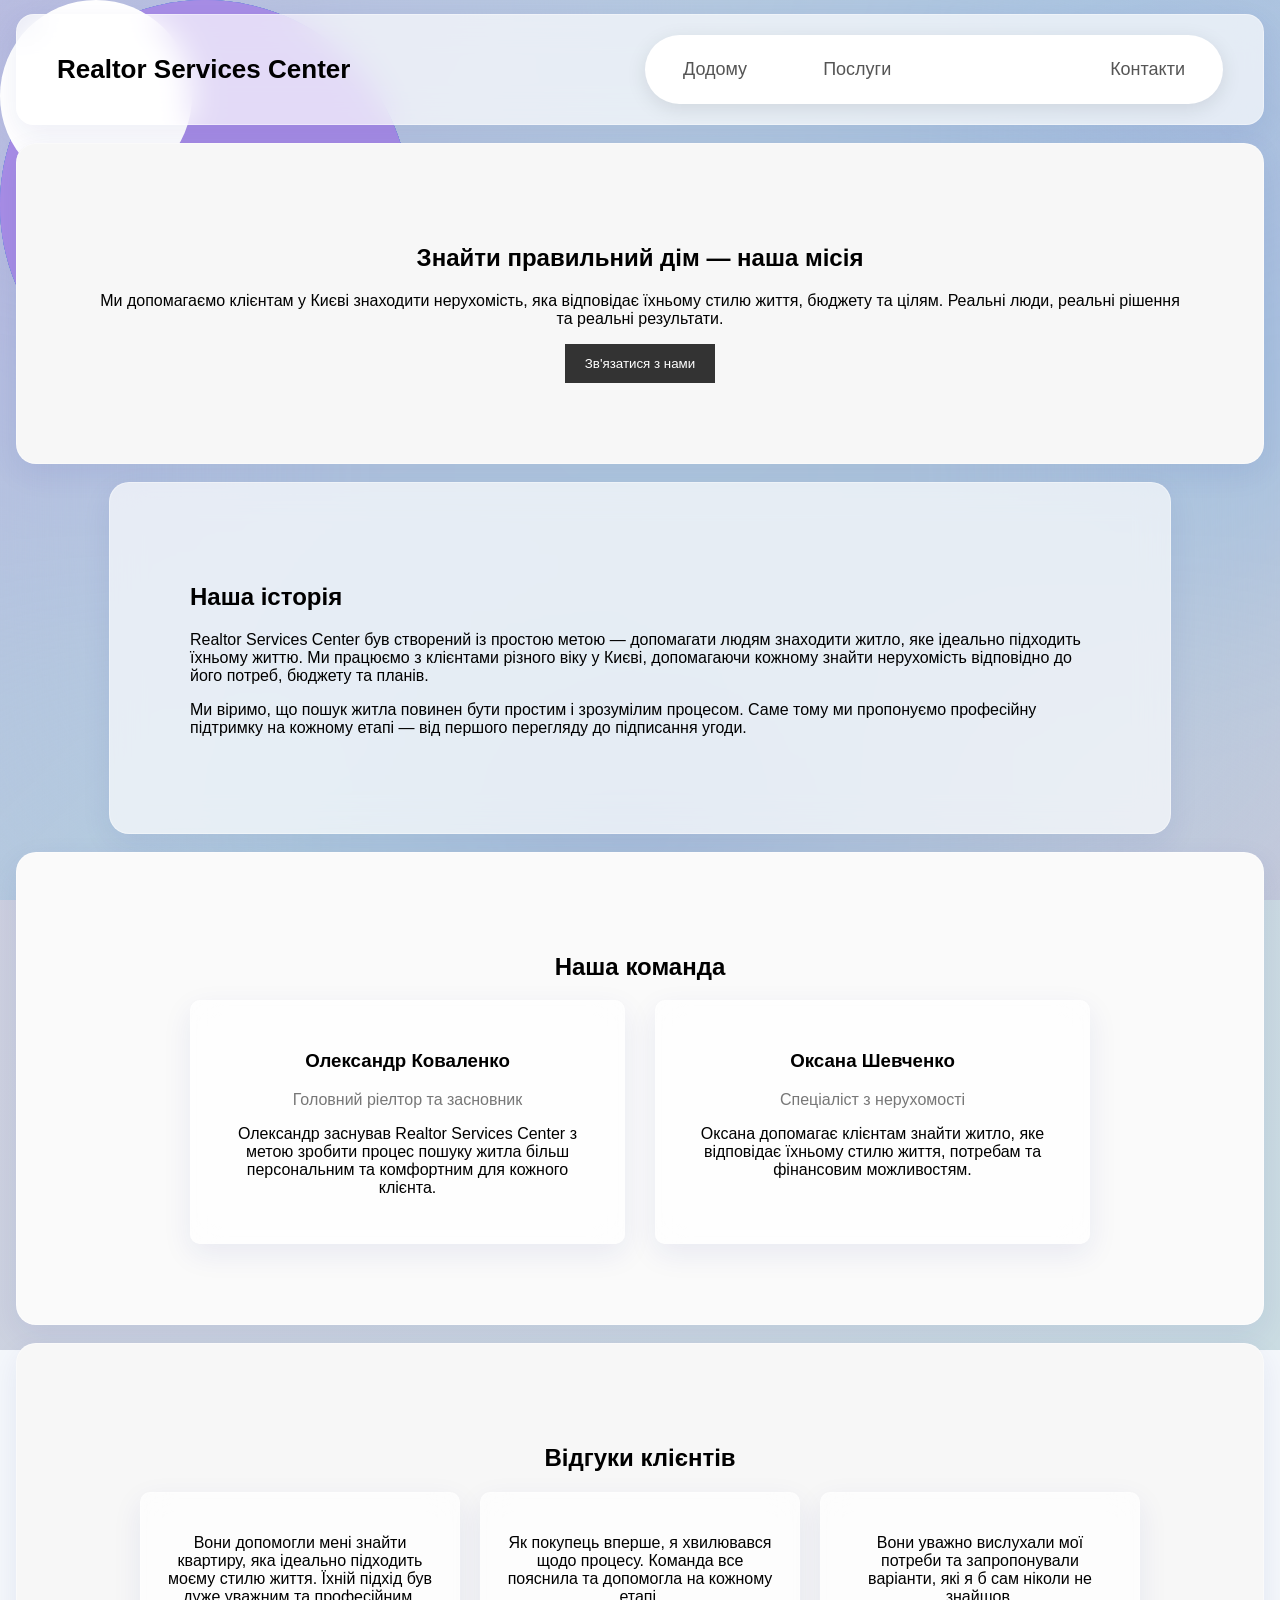
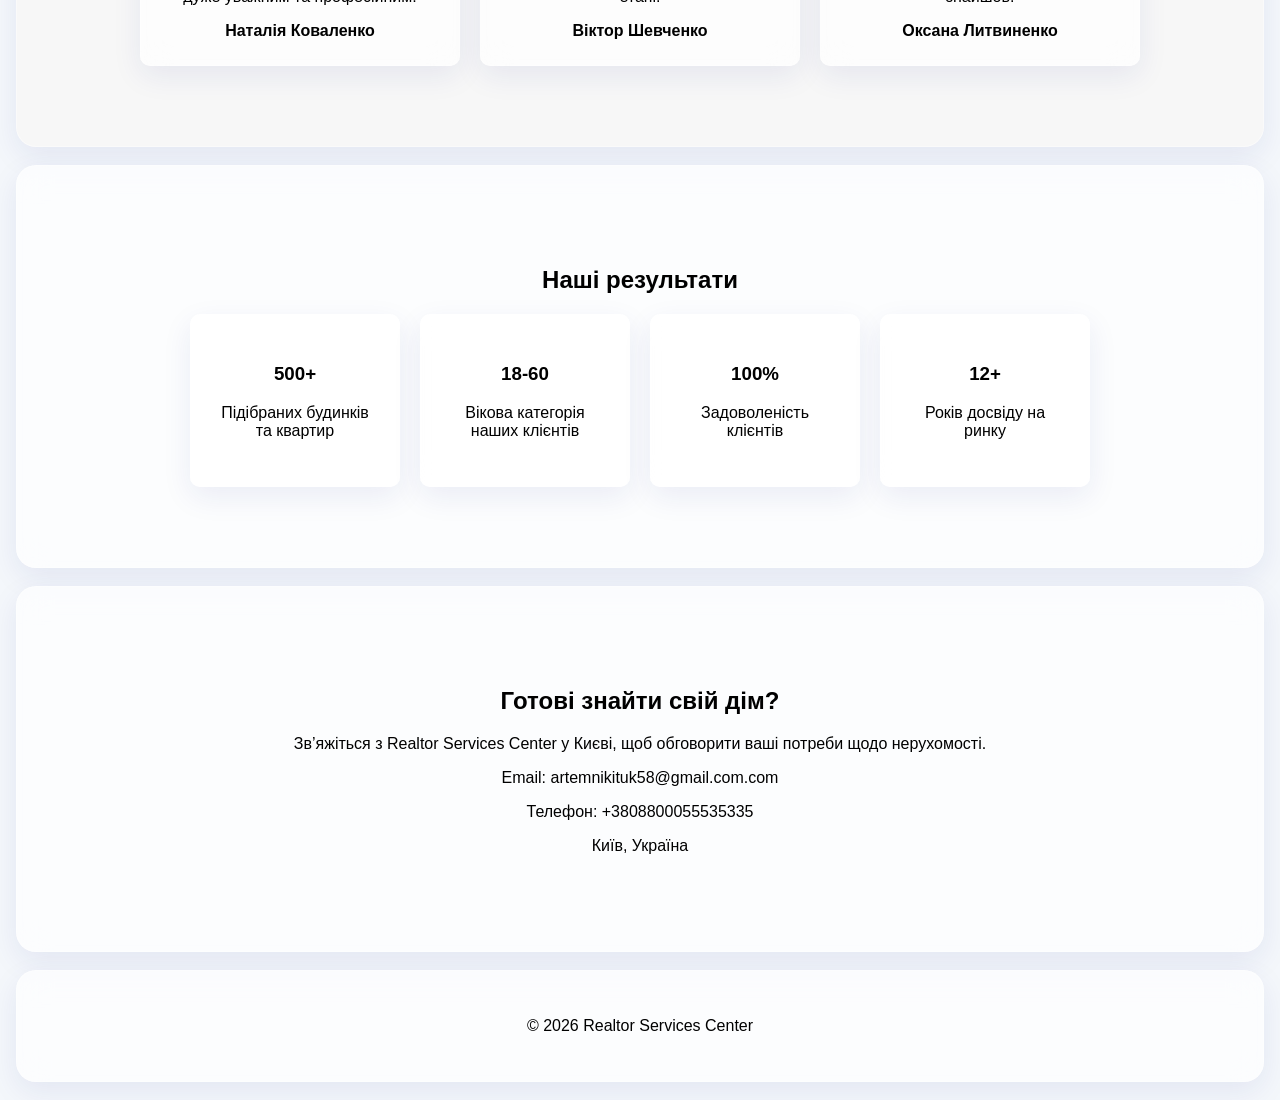
<file: about.html>
<!DOCTYPE html>
<html lang="uk">

<head>
<meta charset="UTF-8">
<title>Про нас - Realtor Services Center</title>
<link rel="stylesheet" href="style.css">
</head>

<body>

  
  <div class="bg-effects">
  <div class="bg-gradient"></div>
  <div class="bg-mesh bg-mesh-1"></div>
  <div class="bg-mesh bg-mesh-2"></div>
  <div class="bg-mesh bg-mesh-3"></div>
  <div class="particles" id="particles"></div>
</div>

<div class="bouncing-blobs-container">

  <div class="bouncing-blobs-glass"></div>

  <div class="bouncing-blobs">

    <div class="bouncing-blob bouncing-blob--blue"></div>
    <div class="bouncing-blob bouncing-blob--blue"></div>
    <div class="bouncing-blob bouncing-blob--blue"></div>

    <div class="bouncing-blob bouncing-blob--white"></div>

    <div class="bouncing-blob bouncing-blob--purple"></div>
    <div class="bouncing-blob bouncing-blob--purple"></div>

    <div class="bouncing-blob bouncing-blob--pink"></div>

  </div>

</div>



<header>

<div class="logo">Realtor Services Center</div>

<nav class="tabs">
  <div class="selector"></div>
  <a href="index.html" class="tab-link">Додому</a>
  <a href="services.html" class="tab-link">Послуги</a>
  <a href="about.html" class="tab-link active">Про нас</a>
  <a href="contact.html" class="tab-link">Контакти</a>
</nav>

</header>


<section class="about-hero">

<h1>Знайти правильний дім — наша місія</h1>

<p>
Ми допомагаємо клієнтам у Києві знаходити нерухомість, яка відповідає їхньому стилю життя, бюджету та цілям.
Реальні люди, реальні рішення та реальні результати.
</p>

<button onclick="location.href='contact.html'">
Зв'язатися з нами
</button>

</section>



<section class="story">

<h2>Наша історія</h2>

<p>
Realtor Services Center був створений із простою метою — допомагати людям знаходити житло,
яке ідеально підходить їхньому життю. Ми працюємо з клієнтами різного віку у Києві,
допомагаючи кожному знайти нерухомість відповідно до його потреб, бюджету та планів.
</p>

<p>
Ми віримо, що пошук житла повинен бути простим і зрозумілим процесом.
Саме тому ми пропонуємо професійну підтримку на кожному етапі — від першого перегляду до підписання угоди.
</p>

</section>



<section class="team">

<h2>Наша команда</h2>

<div class="team-grid">

<div class="team-card">

<h3>Олександр Коваленко</h3>

<p class="position">Головний ріелтор та засновник</p>

<p>
Олександр заснував Realtor Services Center з метою зробити процес пошуку житла
більш персональним та комфортним для кожного клієнта.
</p>

</div>


<div class="team-card">

<h3>Оксана Шевченко</h3>

<p class="position">Спеціаліст з нерухомості</p>

<p>
Оксана допомагає клієнтам знайти житло, яке відповідає їхньому стилю життя,
потребам та фінансовим можливостям.
</p>

</div>

</div>

</section>



<section class="reviews">

<h2>Відгуки клієнтів</h2>

<div class="reviews-grid">

<div class="review-card">

<p>
Вони допомогли мені знайти квартиру, яка ідеально підходить моєму стилю життя.
Їхній підхід був дуже уважним та професійним.
</p>

<b>Наталія Коваленко</b>

</div>


<div class="review-card">

<p>
Як покупець вперше, я хвилювався щодо процесу.
Команда все пояснила та допомогла на кожному етапі.
</p>

<b>Віктор Шевченко</b>

</div>


<div class="review-card">

<p>
Вони уважно вислухали мої потреби та запропонували варіанти,
які я б сам ніколи не знайшов.
</p>

<b>Оксана Литвиненко</b>

</div>

</div>

</section>



<section class="stats">

<h2>Наші результати</h2>

<div class="stats-grid">

<div class="stat">

<h3>500+</h3>
<p>Підібраних будинків та квартир</p>

</div>


<div class="stat">

<h3>18-60</h3>
<p>Вікова категорія наших клієнтів</p>

</div>


<div class="stat">

<h3>100%</h3>
<p>Задоволеність клієнтів</p>

</div>


<div class="stat">

<h3>12+</h3>
<p>Років досвіду на ринку</p>

</div>

</div>

</section>



<section class="contact-info">

<h2>Готові знайти свій дім?</h2>

<p>
Зв’яжіться з Realtor Services Center у Києві,
щоб обговорити ваші потреби щодо нерухомості.
</p>

<p>Email: artemnikituk58@gmail.com.com</p>
<p>Телефон: +3808800055535335</p>
<p>Київ, Україна</p>

</section>



<footer>

<p>© 2026 Realtor Services Center</p>

</footer>

</body>

</html>
</file>
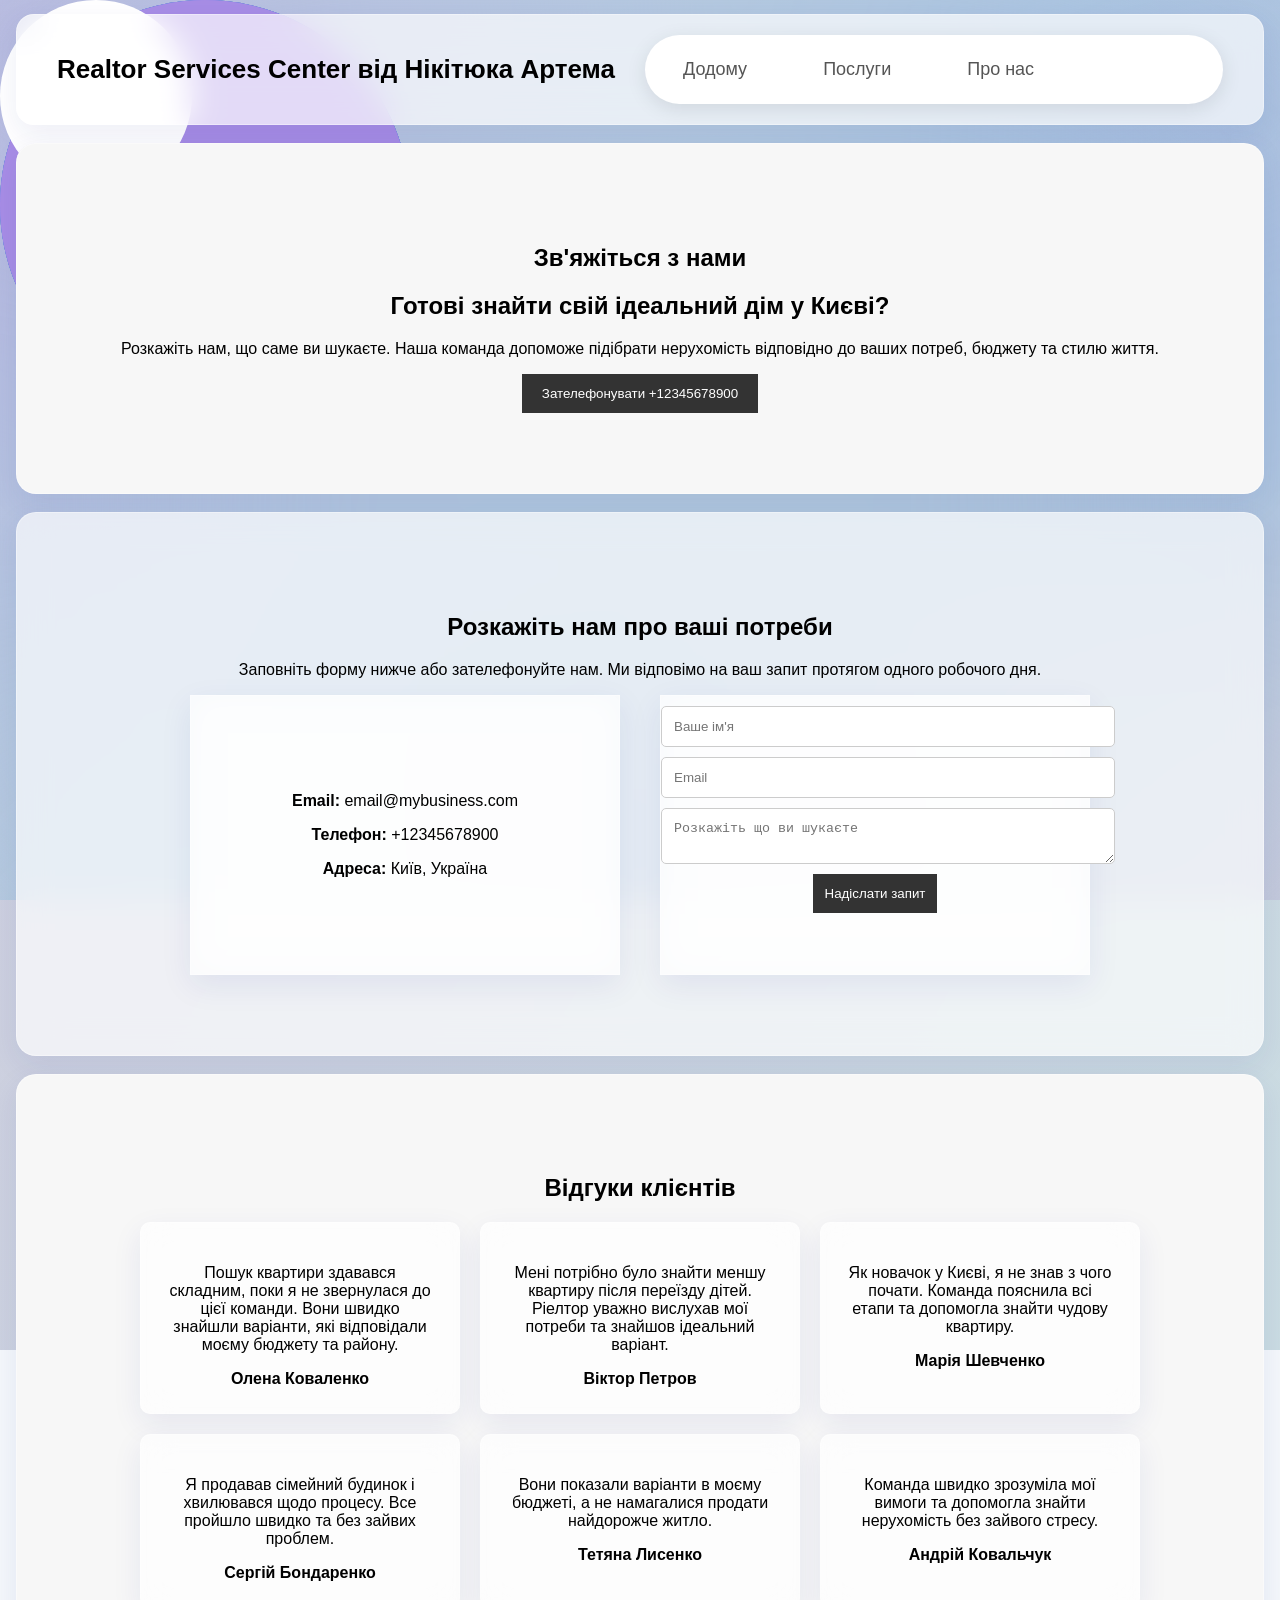
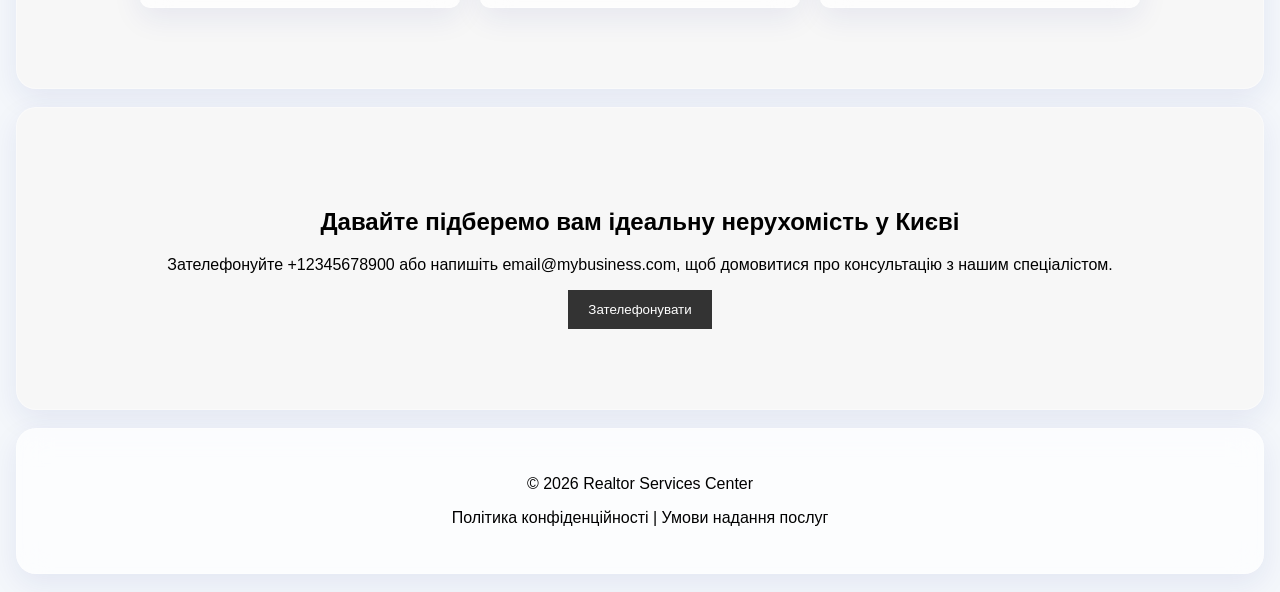
<file: contact.html>
<!DOCTYPE html>
<html lang="uk">

<head>
<meta charset="UTF-8">
<title>Контакти - Realtor Services Center</title>
<link rel="stylesheet" href="style.css">
</head>

<body>
  
  <div class="bg-effects">
  <div class="bg-gradient"></div>
  <div class="bg-mesh bg-mesh-1"></div>
  <div class="bg-mesh bg-mesh-2"></div>
  <div class="bg-mesh bg-mesh-3"></div>
  <div class="particles" id="particles"></div>
</div>

<div class="bouncing-blobs-container">

  <div class="bouncing-blobs-glass"></div>

  <div class="bouncing-blobs">

    <div class="bouncing-blob bouncing-blob--blue"></div>
    <div class="bouncing-blob bouncing-blob--blue"></div>
    <div class="bouncing-blob bouncing-blob--blue"></div>

    <div class="bouncing-blob bouncing-blob--white"></div>

    <div class="bouncing-blob bouncing-blob--purple"></div>
    <div class="bouncing-blob bouncing-blob--purple"></div>

    <div class="bouncing-blob bouncing-blob--pink"></div>

  </div>

</div>


<header>

<div class="logo">Realtor Services Center від Нікітюка Артема</div>

<nav class="tabs">
  <div class="selector"></div>
  <a href="index.html" class="tab-link">Додому</a>
  <a href="services.html" class="tab-link">Послуги</a>
  <a href="about.html" class="tab-link">Про нас</a>
  <a href="contact.html" class="tab-link active">Контакти</a>
</nav>

</header>


<section class="contact-hero">

<h1>Зв'яжіться з нами</h1>

<h2>Готові знайти свій ідеальний дім у Києві?</h2>

<p>
Розкажіть нам, що саме ви шукаєте. Наша команда допоможе
підібрати нерухомість відповідно до ваших потреб, бюджету та стилю життя.
</p>

<button onclick="window.location.href='tel:+12345678900'">
Зателефонувати +12345678900
</button>

</section>



<section class="contact-form-section">

<h2>Розкажіть нам про ваші потреби</h2>

<p>
Заповніть форму нижче або зателефонуйте нам.
Ми відповімо на ваш запит протягом одного робочого дня.
</p>

<div class="contact-grid">

<div class="contact-info">

<p><b>Email:</b> email@mybusiness.com</p>

<p><b>Телефон:</b> +12345678900</p>

<p><b>Адреса:</b> Київ, Україна</p>

</div>


<form class="contact-form">

<input type="text" placeholder="Ваше ім'я" required>

<input type="email" placeholder="Email" required>

<textarea placeholder="Розкажіть що ви шукаєте"></textarea>

<button type="submit">Надіслати запит</button>

</form>

</div>

</section>



<section class="reviews">

<h2>Відгуки клієнтів</h2>

<div class="reviews-grid">


<div class="review-card">

<p>
Пошук квартири здавався складним, поки я не звернулася до цієї команди.
Вони швидко знайшли варіанти, які відповідали моєму бюджету та району.
</p>

<b>Олена Коваленко</b>

</div>


<div class="review-card">

<p>
Мені потрібно було знайти меншу квартиру після переїзду дітей.
Ріелтор уважно вислухав мої потреби та знайшов ідеальний варіант.
</p>

<b>Віктор Петров</b>

</div>


<div class="review-card">

<p>
Як новачок у Києві, я не знав з чого почати.
Команда пояснила всі етапи та допомогла знайти чудову квартиру.
</p>

<b>Марія Шевченко</b>

</div>


<div class="review-card">

<p>
Я продавав сімейний будинок і хвилювався щодо процесу.
Все пройшло швидко та без зайвих проблем.
</p>

<b>Сергій Бондаренко</b>

</div>


<div class="review-card">

<p>
Вони показали варіанти в моєму бюджеті,
а не намагалися продати найдорожче житло.
</p>

<b>Тетяна Лисенко</b>

</div>


<div class="review-card">

<p>
Команда швидко зрозуміла мої вимоги та допомогла
знайти нерухомість без зайвого стресу.
</p>

<b>Андрій Ковальчук</b>

</div>


</div>

</section>



<section class="cta">

<h2>Давайте підберемо вам ідеальну нерухомість у Києві</h2>

<p>
Зателефонуйте +12345678900 або напишіть email@mybusiness.com,
щоб домовитися про консультацію з нашим спеціалістом.
</p>

<button onclick="window.location.href='tel:+12345678900'">
Зателефонувати
</button>

</section>



<footer>

<p>© 2026 Realtor Services Center</p>

<p>Політика конфіденційності | Умови надання послуг</p>

</footer>

</body>

</html>
</file>
<file: style.css>
body{
font-family:Arial;
margin:0;
background:#f5f5f5;
}

header{
display:flex;
justify-content:space-between;
padding:20px 40px;
background:white;
}

nav a{
margin:10px;
text-decoration:none;
color:#333;
}

.hero{
display:flex;
padding:80px;
gap:40px;
}

.hero-text{
flex:1;
}

.hero-image img{
width:500px;
border-radius:10px;
}

.cards{
padding:80px;
}

.grid{
display:grid;
grid-template-columns:repeat(3,1fr);
gap:20px;
}

.card{
background:white;
padding:20px;
border-radius:10px;
box-shadow:0 10px 20px rgba(0,0,0,0.1);
}

.card img{
width:100%;
border-radius:10px;
}

.page{
padding:80px;
}

input,textarea{
display:block;
width:100%;
margin:10px 0;
padding:10px;
}

button{
background:#333;
color:white;
border:none;
padding:12px 20px;
cursor:pointer;
}

footer{
text-align:center;
padding:30px;
}

.home-info{
padding:80px;
text-align:center;
}

.subtitle{
color:#666;
margin-bottom:40px;
}

.info-grid{
display:grid;
grid-template-columns:repeat(2,1fr);
gap:30px;
max-width:1000px;
margin:auto;
}

.info-card{
background:white;
padding:30px;
border-radius:10px;
box-shadow:0 10px 20px rgba(0,0,0,0.08);
text-align:left;
}

.reviews{
padding:80px;
background:#f7f7f7;
text-align:center;
}

.reviews-grid{
display:grid;
grid-template-columns:repeat(3,1fr);
gap:20px;
max-width:1000px;
margin:auto;
}

.review-card{
background:white;
padding:25px;
border-radius:10px;
box-shadow:0 10px 20px rgba(0,0,0,0.1);
}

.about-hero{
padding:80px;
text-align:center;
background:#f7f7f7;
}

.story{
padding:80px;
max-width:900px;
margin:auto;
}

.team{
padding:80px;
background:#fafafa;
text-align:center;
}

.team-grid{
display:grid;
grid-template-columns:repeat(2,1fr);
gap:30px;
max-width:900px;
margin:auto;
}

.team-card{
background:white;
padding:30px;
border-radius:10px;
box-shadow:0 10px 20px rgba(0,0,0,0.08);
}

.position{
color:#777;
margin-bottom:10px;
}

.stats{
padding:80px;
text-align:center;
}

.stats-grid{
display:grid;
grid-template-columns:repeat(4,1fr);
gap:20px;
max-width:900px;
margin:auto;
}

.stat{
background:white;
padding:30px;
border-radius:10px;
box-shadow:0 10px 20px rgba(0,0,0,0.08);
}

.contact-info{
padding:80px;
text-align:center;
background:#f7f7f7;
}

.contact-hero{
padding:80px;
text-align:center;
background:#f7f7f7;
}

.contact-form-section{
padding:80px;
text-align:center;
}

.contact-grid{
display:grid;
grid-template-columns:1fr 1fr;
gap:40px;
max-width:900px;
margin:auto;
}

.contact-form input,
.contact-form textarea{
width:100%;
padding:12px;
margin:10px 0;
border:1px solid #ccc;
border-radius:5px;
}

.contact-form button{
padding:12px;
background:#333;
color:white;
border:none;
cursor:pointer;
}

.cta{
padding:80px;
text-align:center;
background:#f7f7f7;
}

.animated-btn{
position:relative;
font-family:sans-serif;
background-color:#f0f0f0;
border:0;
color:#242424;
border-radius:0.5em;
font-size:1.3rem;
padding:0.6em 1.6em;
font-weight:600;

text-shadow:0 1px 0 #fff;

box-shadow:
inset 0 1px 0 0 #f4f4f4,
0 1px 0 0 #efefef,
0 2px 0 0 #ececec,
0 4px 0 0 #e0e0e0,
0 5px 0 0 #dedede,
0 6px 0 0 #dcdcdc,
0 7px 0 0 #cacaca,
0 7px 8px 0 #cecece;

transition:0.25s ease;

cursor:pointer;
}


.animated-btn:hover,
.animated-btn:active{

transform:translateY(4px);

box-shadow:
inset 0 1px 0 0 #f4f4f4,
0 1px 0 0 #efefef,
0 1px 0 0 #ececec,
0 2px 0 0 #e0e0e0,
0 2px 0 0 #dedede,
0 3px 0 0 #dcdcdc,
0 4px 0 0 #cacaca,
0 4px 6px 0 #cecece;

}


.animated-btn::after{

position:absolute;
content:"";
display:block;
width:100%;
height:calc(100% + 6px);

top:0;
left:0;

background:transparent;

transition:height 0.25s ease;

}


.animated-btn:hover::after{
height:calc(100% + 4px);
}

/* LIQUID BACKGROUND */

.bouncing-blob{
width:32vw;
aspect-ratio:1;
border-radius:50%;
position:absolute;
top:0;
left:0;
will-change:transform;
z-index:1;
}

.bouncing-blob--blue{
background:#4783c7;
}

.bouncing-blob--white{
background:#ffffff;
z-index:2;
width:15vw;
}

.bouncing-blob--purple{
background:#8c8ff1;
}

.bouncing-blob--pink{
background:#e289cd50;
}

.bouncing-blobs-container{
position:fixed;
top:0;
left:0;
width:100%;
height:100%;
z-index:-1;
}

.bouncing-blobs{
position:absolute;
top:0;
left:0;
width:100%;
height:100%;
}

.bouncing-blobs-glass{
position:absolute;
top:0;
left:0;
width:100%;
height:100%;
backdrop-filter:blur(140px);
pointer-events:none;
}

/* ANIMATED SERVICE CARDS */

.animated-cards{
display:flex;
justify-content:center;
align-items:center;
flex-wrap:wrap;
gap:100px 50px;
padding-top:60px;
}

.animated-cards .card{
position:relative;
display:flex;
justify-content:center;
align-items:flex-start;
width:350px;
height:300px;

background:#fff;

border-radius:20px;

transition:0.5s;

box-shadow:0 35px 80px rgba(0,0,0,0.15);
}

.animated-cards .card:hover{
height:400px;
}

.animated-cards .img-box{
position:absolute;

top:20px;

width:300px;
height:220px;

border-radius:12px;

overflow:hidden;

transition:0.5s;
}

.animated-cards .card:hover .img-box{

top:-100px;

transform:scale(0.75);

box-shadow:0 15px 45px rgba(0,0,0,0.2);

}

.animated-cards .img-box img{
width:100%;
height:100%;
object-fit:cover;
}

.animated-cards .content{

position:absolute;

top:252px;

width:100%;

height:35px;

padding:0 30px;

text-align:center;

overflow:hidden;

transition:0.5s;

}

.animated-cards .card:hover .content{

top:130px;

height:250px;

}

.animated-cards .content h2{

font-size:1.5rem;

font-weight:700;

color:var(--clr);

}

.animated-cards .content p{

color:#333;

margin-top:10px;

}

.animated-cards .content a{

display:inline-block;

margin-top:15px;

padding:10px 25px;

text-decoration:none;

background:var(--clr);

color:#fff;

border-radius:6px;

}

.animated-cards .content a:hover{

opacity:0.8;

}

.login-btn{
background:none;
border:none;
cursor:pointer;
font-size:30px;
color:#333;
transition:0.3s;
}

.login-btn:hover{
transform:scale(1.2);
color:#6a5cff;
}

.login-modal{

position:fixed;

top:0;
left:0;

width:100%;
height:100%;

background:rgba(0,0,0,0.5);

display:none;

justify-content:center;
align-items:center;

z-index:9999;

}

.login-container{

background:rgba(255,255,255,0.95);

backdrop-filter:blur(10px);

width:350px;

border-radius:15px;

padding:30px;

box-shadow:0 20px 60px rgba(0,0,0,0.3);

position:relative;

animation:loginOpen 0.4s ease;

}

@keyframes loginOpen{

from{
transform:scale(0.7);
opacity:0;
}

to{
transform:scale(1);
opacity:1;
}

}

.login-tabs{

display:flex;

margin-bottom:20px;

}

.tab{

flex:1;

padding:10px;

border:none;

background:none;

cursor:pointer;

font-weight:600;

}

.tab.active{

color:#6a5cff;

border-bottom:2px solid #6a5cff;

}

.form-area form{

display:flex;

flex-direction:column;

gap:10px;

}

#registerForm{

display:none;

}

.form-area input{

padding:12px;

border:1px solid #ddd;

border-radius:6px;

}

.submit-btn{

background:#6a5cff;

border:none;

color:white;

padding:12px;

border-radius:6px;

cursor:pointer;

transition:0.3s;

}

.submit-btn:hover{

background:#5748d4;

}

.close-btn{

position:absolute;

top:10px;
right:10px;

border:none;

background:none;

font-size:18px;

cursor:pointer;

}

.smart-tools{
padding:80px;
text-align:center;
}

.tool-box{
display:grid;
grid-template-columns:repeat(3,1fr);
gap:25px;
max-width:1200px;
margin:auto;
}

.tool-card{
background:white;
padding:30px;
border-radius:15px;
box-shadow:0 10px 30px rgba(0,0,0,0.1);
}

.tool-card input,
.tool-card select{
width:100%;
padding:12px;
margin:10px 0;
border:1px solid #ccc;
border-radius:8px;
}

.tool-card button{
width:100%;
margin-top:10px;
}

.tool-card p{
margin-top:15px;
font-weight:bold;
}

.ultra-dashboard{
padding:90px;
text-align:center;
}

.dash-grid{
display:grid;
grid-template-columns:repeat(3,1fr);
gap:30px;
max-width:1300px;
margin:auto;
}

.dash-card{
background:white;
padding:35px;
border-radius:20px;
box-shadow:0 20px 50px rgba(0,0,0,0.12);
transition:0.3s;
}

.dash-card:hover{
transform:translateY(-10px);
}

.dark-mode{
background:#111;
color:white;
}

.dark-mode header,
.dark-mode .card,
.dark-mode .dash-card,
.dark-mode .ai-card{
background:#1e1e1e;
color:white;
}

.dark-mode input,
.dark-mode select{
background:#2a2a2a;
color:white;
border:1px solid #444;
}

.startup-listings{
padding:90px;
text-align:center;
}

.listing-grid{
display:grid;
grid-template-columns:repeat(3,1fr);
gap:30px;
max-width:1300px;
margin:auto;
}

.listing-card{
background:white;
padding:20px;
border-radius:20px;
box-shadow:0 20px 40px rgba(0,0,0,0.1);
transition:0.3s;
}

.listing-card:hover{
transform:translateY(-10px);
}

.listing-card img{
width:100%;
height:230px;
object-fit:cover;
border-radius:15px;
}

.ai-chat{
padding:90px;
text-align:center;
}

.ai-chat input{
width:300px;
padding:14px;
border-radius:10px;
border:1px solid #ccc;
}

.unicorn{
padding:100px;
text-align:center;
}

.uni-grid{
display:grid;
grid-template-columns:repeat(3,1fr);
gap:30px;
max-width:1400px;
margin:auto;
}

.uni-card{
background:white;
padding:40px;
border-radius:25px;
box-shadow:0 25px 60px rgba(0,0,0,0.12);
transition:0.4s;
}

.uni-card:hover{
transform:translateY(-15px) scale(1.02);
}

.uni-card input,
.uni-card select{
width:100%;
padding:14px;
margin:10px 0;
border-radius:12px;
border:1px solid #ccc;
}

.smart-map{
padding:90px;
text-align:center;
}

.map-grid{
display:grid;
grid-template-columns:repeat(2,1fr);
gap:20px;
max-width:700px;
margin:40px auto;
}

.district{
background:white;
padding:30px;
border-radius:18px;
cursor:pointer;
font-size:22px;
font-weight:bold;
box-shadow:0 15px 35px rgba(0,0,0,0.1);
transition:0.3s;
}

.district:hover{
transform:translateY(-8px);
background:#6a5cff;
color:white;
}

.district-info{
max-width:700px;
margin:auto;
padding:35px;
background:white;
border-radius:20px;
box-shadow:0 15px 35px rgba(0,0,0,0.12);
font-size:22px;
line-height:1.8;
}

.smart-kyiv-map{
  padding:80px;
  text-align:center;
}

#kyivMap{
  height:500px;
  margin-top:20px;
  border-radius:12px;
  overflow:hidden;
}

.map-controls{
  display:flex;
  gap:10px;
  justify-content:center;
  flex-wrap:wrap;
  margin:20px 0;
}

.map-controls button{
  padding:10px 15px;
  border:none;
  background:#333;
  color:white;
  border-radius:8px;
  cursor:pointer;
}

.map-controls button:hover{
  background:#6a5cff;
}

.smart-kyiv-map{
  padding:80px;
  text-align:center;
}

#kyivMap{
  width:100%;
  height:500px;
  border-radius:12px;
  overflow:hidden;
  margin-top:20px;
}

.map-controls{
  display:flex;
  justify-content:center;
  gap:10px;
  flex-wrap:wrap;
  margin:20px 0;
}

.map-controls button{
  padding:10px 16px;
  border:none;
  border-radius:8px;
  background:#333;
  color:white;
  cursor:pointer;
}

.map-controls button:hover{
  background:#6a5cff;
}

.tabs{
  margin-left:auto;
  font-size:15px;
  padding:0;
  list-style:none;
  background:#fff;
  box-shadow:0 5px 20px rgba(0,0,0,0.1);
  display:inline-flex;
  border-radius:50px;
  position:relative;
  overflow:hidden;
}

.tabs .tab-link{
  text-decoration:none;
  color:#555;
  text-transform:none;
  padding:14px 28px;
  display:inline-block;
  position:relative;
  z-index:2;
  transition:0.3s;
  font-size:18px;
}

.tabs .tab-link.active{
  color:#fff;
}

.tabs .tab-link:hover{
  color:#222;
}

.tabs .selector{
  height:100%;
  position:absolute;
  left:0;
  top:0;
  z-index:1;
  border-radius:50px;
  transition:all 0.35s cubic-bezier(0.68,-0.55,0.265,1.55);
  background:linear-gradient(45deg, #05abe0 0%, #8200f4 100%);
}

header{
  display:flex;
  justify-content:space-between;
  align-items:center;
  padding:20px 40px;
  background:white;
  gap:20px;
  flex-wrap:wrap;
}

.logo{
  font-size:26px;
  font-weight:700;
}

@media (max-width: 900px){
  .tabs{
    width:100%;
    justify-content:center;
    flex-wrap:wrap;
    border-radius:20px;
  }

  .tabs .selector{
    display:none;
  }

  .tabs .tab-link.active{
    background:linear-gradient(45deg, #05abe0 0%, #8200f4 100%);
    border-radius:30px;
  }
}

/* ===== ULTRA BACKGROUND ===== */

body {
  position: relative;
  overflow-x: hidden;
}

/* ГРАДІЄНТ ФОН */
body::before {
  content: "";
  position: fixed;
  width: 200%;
  height: 200%;
  top: -50%;
  left: -50%;
  z-index: -3;

  background: linear-gradient(
    120deg,
    #5f2c82,
    #49a09d,
    #6a5cff,
    #ff7eb3,
    #5f2c82
  );

  background-size: 400% 400%;
  animation: gradientMove 20s ease infinite;
  opacity: 0.25;
}

/* GLOW КРУГИ */
body::after {
  content: "";
  position: fixed;
  width: 100%;
  height: 100%;
  z-index: -2;

  background:
    radial-gradient(circle at 20% 30%, rgba(106,92,255,0.4), transparent 40%),
    radial-gradient(circle at 80% 70%, rgba(255,126,179,0.4), transparent 40%),
    radial-gradient(circle at 50% 50%, rgba(73,160,157,0.3), transparent 50%);
}

/* АНІМАЦІЯ ГРАДІЄНТА */
@keyframes gradientMove {
  0% { background-position: 0% 50%; }
  50% { background-position: 100% 50%; }
  100% { background-position: 0% 50%; }
}

/* СКЛО ЕФЕКТ ДЛЯ БЛОКІВ */
section, header, footer {
  backdrop-filter: blur(10px);
  background: rgba(255,255,255,0.7);
  border-radius: 12px;
}

/* DARK MODE */
body.dark-theme::before {
  opacity: 0.4;
}

body.dark-theme section,
body.dark-theme header,
body.dark-theme footer {
  background: rgba(20,20,20,0.6);
  color: white;
}

/* ===== NEXT LEVEL BACKGROUND ===== */

body{
  position:relative;
  overflow-x:hidden;
  background:#f4f7fb;
}

.bg-effects{
  position:fixed;
  inset:0;
  z-index:-10;
  overflow:hidden;
  pointer-events:none;
}

.bg-gradient{
  position:absolute;
  inset:-20%;
  background:
    linear-gradient(135deg, rgba(92,103,255,0.22), rgba(0,212,255,0.12), rgba(255,0,153,0.12)),
    radial-gradient(circle at 20% 20%, rgba(255,255,255,0.65), transparent 35%),
    radial-gradient(circle at 80% 30%, rgba(106,92,255,0.18), transparent 30%),
    radial-gradient(circle at 50% 80%, rgba(0,200,255,0.14), transparent 35%);
  filter: blur(30px);
  animation: gradientFloat 18s ease-in-out infinite alternate;
}

.bg-mesh{
  position:absolute;
  width:38vw;
  height:38vw;
  border-radius:50%;
  filter:blur(70px);
  opacity:0.55;
  mix-blend-mode:screen;
}

.bg-mesh-1{
  top:5%;
  left:-8%;
  background:radial-gradient(circle, rgba(98,0,255,0.35) 0%, rgba(98,0,255,0) 70%);
  animation: meshMove1 20s ease-in-out infinite alternate;
}

.bg-mesh-2{
  top:20%;
  right:-10%;
  background:radial-gradient(circle, rgba(0,183,255,0.32) 0%, rgba(0,183,255,0) 70%);
  animation: meshMove2 24s ease-in-out infinite alternate;
}

.bg-mesh-3{
  bottom:-10%;
  left:30%;
  background:radial-gradient(circle, rgba(255,0,153,0.24) 0%, rgba(255,0,153,0) 70%);
  animation: meshMove3 22s ease-in-out infinite alternate;
}

.particles{
  position:absolute;
  inset:0;
  overflow:hidden;
}

.particle{
  position:absolute;
  width:6px;
  height:6px;
  border-radius:50%;
  background:rgba(255,255,255,0.65);
  box-shadow:0 0 12px rgba(255,255,255,0.4);
  animation: particleFloat linear infinite;
}

header,
section,
footer,
.login-container,
.card,
.team-card,
.review-card,
.price-card,
.info-card,
.stat,
.contact-form,
.contact-info,
.faq-item{
  position:relative;
  background:rgba(255,255,255,0.68);
  backdrop-filter:blur(16px);
  -webkit-backdrop-filter:blur(16px);
  border:1px solid rgba(255,255,255,0.35);
  box-shadow:0 10px 30px rgba(31,38,135,0.08);
}

header{
  border-radius:18px;
  margin:14px 16px 0;
}

section,
footer{
  border-radius:20px;
  margin:18px 16px;
}

body.dark-theme{
  background:#0b1020;
  color:#edf2ff;
}

body.dark-theme header,
body.dark-theme section,
body.dark-theme footer,
body.dark-theme .login-container,
body.dark-theme .card,
body.dark-theme .team-card,
body.dark-theme .review-card,
body.dark-theme .price-card,
body.dark-theme .info-card,
body.dark-theme .stat,
body.dark-theme .contact-form,
body.dark-theme .contact-info,
body.dark-theme .faq-item{
  background:rgba(13,18,36,0.55);
  border:1px solid rgba(255,255,255,0.08);
  box-shadow:0 10px 30px rgba(0,0,0,0.35);
  color:#edf2ff;
}

body.dark-theme .bg-gradient{
  background:
    linear-gradient(135deg, rgba(92,103,255,0.18), rgba(0,212,255,0.10), rgba(255,0,153,0.08)),
    radial-gradient(circle at 20% 20%, rgba(255,255,255,0.05), transparent 35%),
    radial-gradient(circle at 80% 30%, rgba(106,92,255,0.15), transparent 30%),
    radial-gradient(circle at 50% 80%, rgba(0,200,255,0.10), transparent 35%);
}

@keyframes gradientFloat{
  0%{
    transform:translate3d(0,0,0) scale(1);
  }
  100%{
    transform:translate3d(-2%,2%,0) scale(1.08);
  }
}

@keyframes meshMove1{
  0%{ transform:translate(0,0) scale(1); }
  100%{ transform:translate(120px,80px) scale(1.15); }
}

@keyframes meshMove2{
  0%{ transform:translate(0,0) scale(1); }
  100%{ transform:translate(-100px,120px) scale(1.12); }
}

@keyframes meshMove3{
  0%{ transform:translate(0,0) scale(1); }
  100%{ transform:translate(60px,-100px) scale(1.18); }
}

@keyframes particleFloat{
  0%{
    transform:translateY(0) scale(1);
    opacity:0;
  }
  10%{
    opacity:1;
  }
  90%{
    opacity:1;
  }
  100%{
    transform:translateY(-120vh) scale(1.8);
    opacity:0;
  }
}

@media (max-width: 768px){
  .bg-mesh{
    width:60vw;
    height:60vw;
    filter:blur(55px);
  }

  header,
  section,
  footer{
    margin:12px 10px;
    border-radius:16px;
  }
}
</file>
